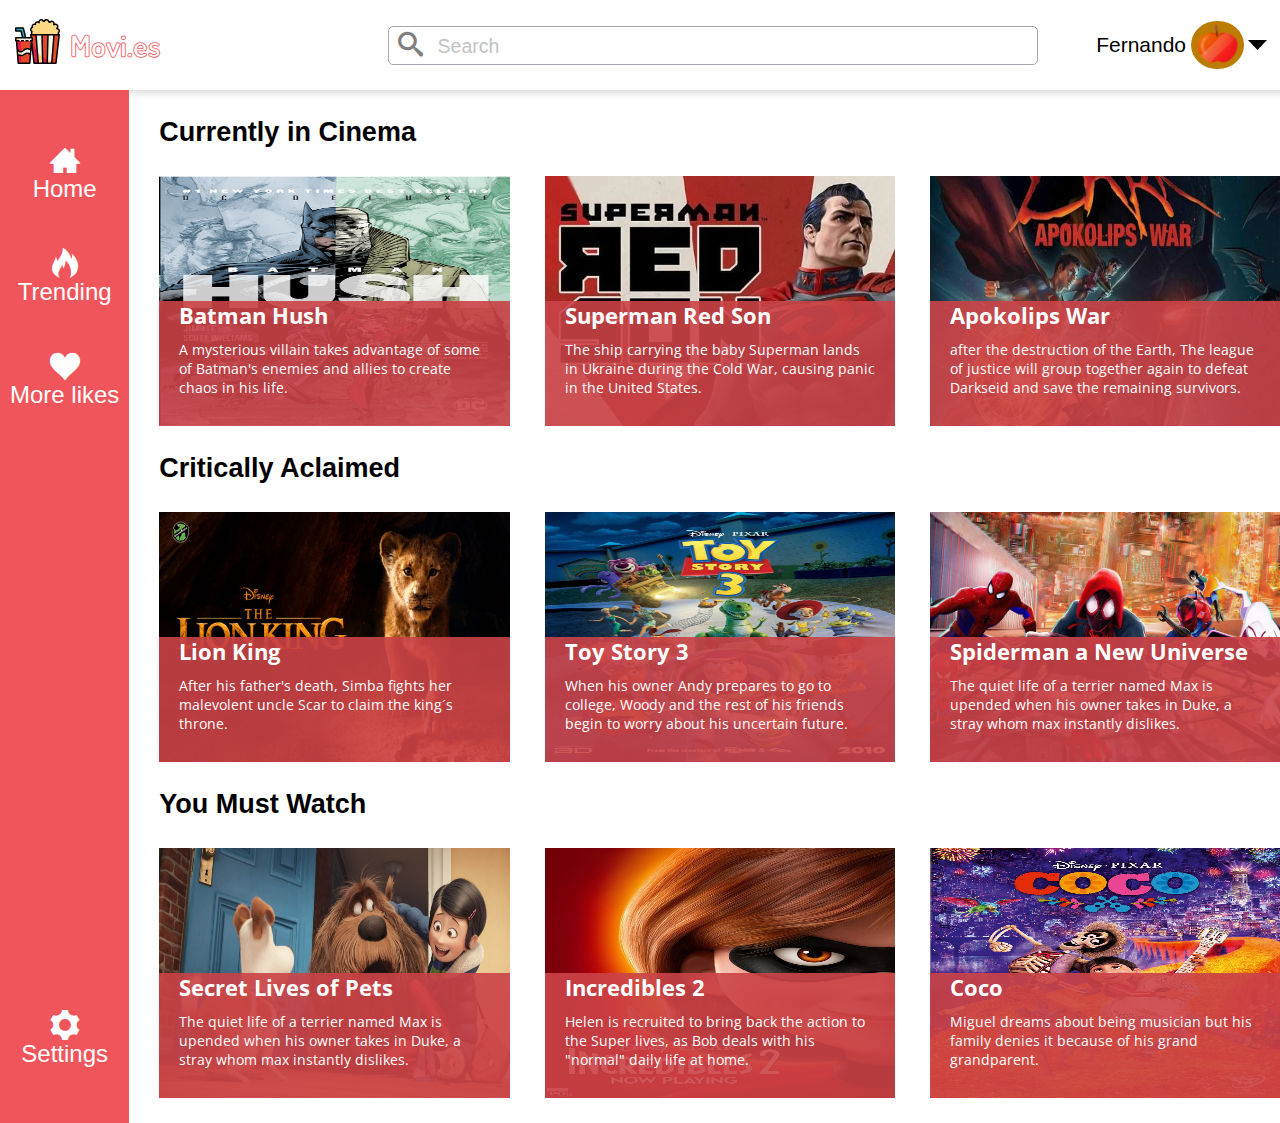
<file: index.html>
<!-- Iconos diseñados por <a href="https://www.flaticon.es/autores/pongsakornred" title="pongsakornRed">pongsakornRed</a> from <a href="https://www.flaticon.es/" title="Flaticon"> www.flaticon.es</a> -->
<!-- <div>Iconos diseñados por <a href="https://www.flaticon.es/autores/google" title="Google">Google</a> from <a href="https://www.flaticon.es/" title="Flaticon">www.flaticon.es</a></div> -->

<!DOCTYPE html>
<html lang="en">
<head>
    <meta charset="UTF-8">
    <meta name="viewport" content="width=device-width, initial-scale=1.0">
    <link href="https://fonts.googleapis.com/css2?family=Dosis:wght@300;400;600&display=swap" rel="stylesheet">
    <link href="https://fonts.googleapis.com/css2?family=Open+Sans:wght@300;400;600&display=swap" rel="stylesheet">
    <link rel="stylesheet" href="assets/fonts/icons/style.css" />
    <link rel="stylesheet" href="css/main.css">
    <title>Movi.es</title>
</head>
<body>
        <header>
            <div class="header-container">
   
                <div class="logo">
                    <img src="./assets/images/popcorn.svg" alt="">
                </div>
                <h2 class="title">Movi.es</h2>
                
                <div class="searcher">
                    <label for="search-bar" class="icon-search">
                    </label>
                    <input type="text" placeholder="Search" id="search-bar">

                    
                </div>
                  
                <div class="user">
                       <p>
                           Fernando
                       </p>
                       <img class="user-image" src="assets/images/apple.png" alt="Imagen de perfil">
                       <img class="user-settings" src="assets/images/keydown.svg" alt="user settings" />
                   </div>
            </div>
        </header>   
           
        <section class="content-section">
                
            <nav class="menu">
                <ul>
                    <li>
                        <a href="">
                            <span class="icon-home"></span>
                            <span>Home</span>
                        </a>
                    </li>
                    
                    <li>
                        <a href="">
                            <span class="icon-trending"></span>
                            <span>Trending</span>
                        </a>
                    </li>
                    
                    <li>
                        <a href="">
                            <span class="icon-heart"></span>
                            <span>More likes</span>
                        </a>
                    </li>
                    
                    <li>
                        <a href="" >
                            <span class="icon-settings"></span>
                            <span>Settings</span>
                        </a>
                    </li>
                </ul>
            </nav>

            <section class="content-list">
                <h3 class="section-title" > Currently in Cinema </h3>
                <div class="content-container">
                    <article class="content first">
                       
                        <img src="./assets/images/batman-hush.jpg" alt="Image Content">
                            
                        <div class="content-details">
                            <h2 class="content-title">Batman Hush</h2>
    
                            <p class="content-description">                               
                                A mysterious villain takes advantage of some of Batman's enemies and allies to create chaos in his life.
                            </p>
                            </div>
                           
                    </article>
                       
                    <article class="content second">
                        
                        <img src="./assets/images/superman-redson.jpg" alt="Image Content">
                            
                        <div class="content-details">
                            <h2 class="content-title">Superman Red Son</h2>
    
                            <p class="content-description">
                                The ship carrying the baby Superman lands in Ukraine during the Cold War, causing panic in the United States.
                            </p>
                        </div>
                           
                    </article>
                    
                    <article class="content third">
                        
                        <img src="./assets/images/Apokolips-war.jpg" alt="Image Content">
                            
                        <div class="content-details">
                            <h2 class="content-title">Apokolips War</h2>
    
                            <p class="content-description">
                                after the destruction of the Earth, The league of justice will group together again to defeat Darkseid and save the remaining survivors.
                            </p>
                        </div>
                           
                    </article>
                </div>
                
                <h3 class="section-title">Critically Aclaimed</h3>
                    
                 <div class="content-container">
                    <article class="content first">
                        
                        <img src="./assets/images/lion-king.jpg" alt="Image Content">
                            
                        <div class="content-details">
                            <h2 class="content-title">Lion King
                            </h2>
    
                            <p class="content-description">
                                After his father's death, Simba fights her malevolent uncle Scar to claim the king´s throne.
                            </p>
                        </div>
                           
                    </article>
                       
                    <article class="content second">
                        
                        <img src="./assets/images/toy-story3.jpg" alt="Image Content">
                            
                        <div class="content-details">
                            <h2 class="content-title">Toy Story 3</h2>
    
                            <p class="content-description">
                                When his owner Andy prepares to go to college, Woody and the rest of his friends begin to worry about his uncertain future.
                            </p>
                        </div>
                           
                    </article>
                        
                    <article class="content third">
                        
                        <img src="./assets/images/spiderman-new-universe.jpeg" alt="Image Content">
                            
                        <div class="content-details">
                            <h2 class="content-title">Spiderman a New Universe</h2>
    
                            <p class="content-description">
                                The quiet life of a terrier named Max is upended when his owner takes in Duke, a stray whom max instantly dislikes.
                            </p>
                        </div>
                           
                    </article>
                </div>
                
                <h3 class="section-title">You Must Watch
                </h3>
                <div class="content-container">
                    <article class="content first">
                            
                        <img src="./assets/images/The-Secret-Life-of-Pets-trailer.jpg" alt="Image Content">
                                
                        <div class="content-details">
                            <h2 class="content-title">Secret Lives of Pets</h2>
        
                                <p class="content-description">
                                    The quiet life of a terrier named Max is upended when his owner takes in Duke, a stray whom max instantly dislikes.
                                </p>
                        </div>
                               
                    </article>
                    
                    <article class="content second">
                            
                        <img src="./assets/images/incredibles-2.jpg" alt="Image Content">
                                
                        <div class="content-details">
                            <h2 class="content-title">Incredibles 2</h2>
        
                            <p class="content-description">
                                 Helen is recruited to bring back the action to the Super lives, as Bob deals with his "normal" daily life at home.
                            </p>
                        </div>
                               
                    </article>
                            
                    <article class="content third">
                            
                        <img src="./assets/images/coco.jpg" alt="Image Content">
                                
                            <div class="content-details">
                                <h2 class="content-title">Coco</h2>
        
                                <p class="content-description">
                                    Miguel dreams about being musician but his family denies it because of his grand grandparent.
                                </p>
                            </div>
                               
                    </article>
                </div>
                       
                    
            </div>
                    
            </section>
            
         </section>
       
</body>
</html>
</file>
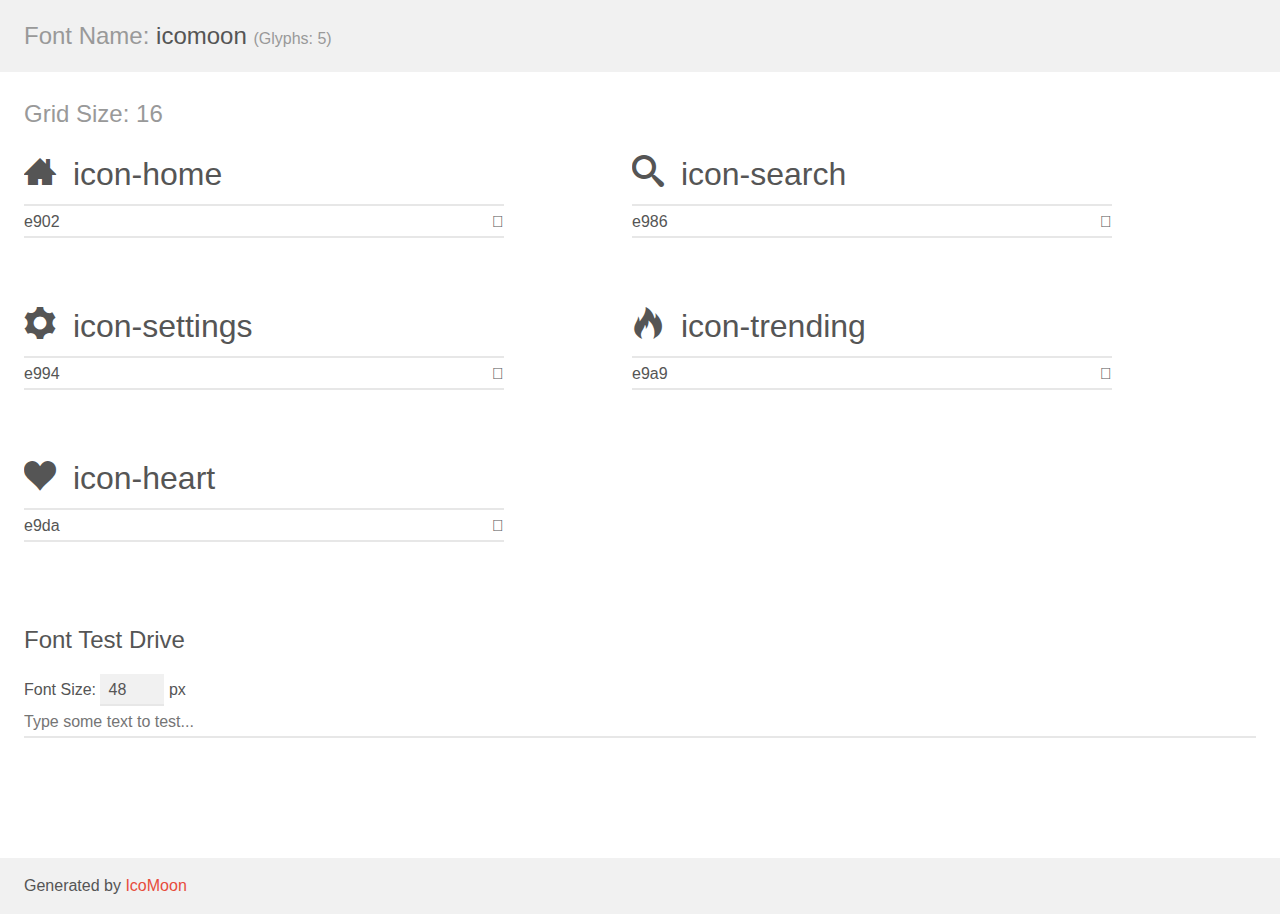
<file: assets/fonts/icons/demo.html>
<!doctype html>
<html>
<head>
    <meta charset="utf-8">
    <title>IcoMoon Demo</title>
    <meta name="description" content="An Icon Font Generated By IcoMoon.io">
    <meta name="viewport" content="width=device-width, initial-scale=1">
    <link rel="stylesheet" href="demo-files/demo.css">
    <link rel="stylesheet" href="style.css"></head>
<body>
    <div class="bgc1 clearfix">
        <h1 class="mhmm mvm"><span class="fgc1">Font Name:</span> icomoon <small class="fgc1">(Glyphs:&nbsp;5)</small></h1>
    </div>
    <div class="clearfix mhl ptl">
        <h1 class="mvm mtn fgc1">Grid Size: 16</h1>
        <div class="glyph fs1">
            <div class="clearfix bshadow0 pbs">
                <span class="icon-home"></span>
                <span class="mls"> icon-home</span>
            </div>
            <fieldset class="fs0 size1of1 clearfix hidden-false">
                <input type="text" readonly value="e902" class="unit size1of2" />
                <input type="text" maxlength="1" readonly value="&#xe902;" class="unitRight size1of2 talign-right" />
            </fieldset>
            <div class="fs0 bshadow0 clearfix hidden-true">
                <span class="unit pvs fgc1">liga: </span>
                <input type="text" readonly value="home3, house3" class="liga unitRight" />
            </div>
        </div>
        <div class="glyph fs1">
            <div class="clearfix bshadow0 pbs">
                <span class="icon-search"></span>
                <span class="mls"> icon-search</span>
            </div>
            <fieldset class="fs0 size1of1 clearfix hidden-false">
                <input type="text" readonly value="e986" class="unit size1of2" />
                <input type="text" maxlength="1" readonly value="&#xe986;" class="unitRight size1of2 talign-right" />
            </fieldset>
            <div class="fs0 bshadow0 clearfix hidden-true">
                <span class="unit pvs fgc1">liga: </span>
                <input type="text" readonly value="search, magnifier" class="liga unitRight" />
            </div>
        </div>
        <div class="glyph fs1">
            <div class="clearfix bshadow0 pbs">
                <span class="icon-settings"></span>
                <span class="mls"> icon-settings</span>
            </div>
            <fieldset class="fs0 size1of1 clearfix hidden-false">
                <input type="text" readonly value="e994" class="unit size1of2" />
                <input type="text" maxlength="1" readonly value="&#xe994;" class="unitRight size1of2 talign-right" />
            </fieldset>
            <div class="fs0 bshadow0 clearfix hidden-true">
                <span class="unit pvs fgc1">liga: </span>
                <input type="text" readonly value="cog, gear" class="liga unitRight" />
            </div>
        </div>
        <div class="glyph fs1">
            <div class="clearfix bshadow0 pbs">
                <span class="icon-trending"></span>
                <span class="mls"> icon-trending</span>
            </div>
            <fieldset class="fs0 size1of1 clearfix hidden-false">
                <input type="text" readonly value="e9a9" class="unit size1of2" />
                <input type="text" maxlength="1" readonly value="&#xe9a9;" class="unitRight size1of2 talign-right" />
            </fieldset>
            <div class="fs0 bshadow0 clearfix hidden-true">
                <span class="unit pvs fgc1">liga: </span>
                <input type="text" readonly value="fire, flame" class="liga unitRight" />
            </div>
        </div>
        <div class="glyph fs1">
            <div class="clearfix bshadow0 pbs">
                <span class="icon-heart"></span>
                <span class="mls"> icon-heart</span>
            </div>
            <fieldset class="fs0 size1of1 clearfix hidden-false">
                <input type="text" readonly value="e9da" class="unit size1of2" />
                <input type="text" maxlength="1" readonly value="&#xe9da;" class="unitRight size1of2 talign-right" />
            </fieldset>
            <div class="fs0 bshadow0 clearfix hidden-true">
                <span class="unit pvs fgc1">liga: </span>
                <input type="text" readonly value="heart, like" class="liga unitRight" />
            </div>
        </div>
    </div>

    <!--[if gt IE 8]><!-->
    <div class="mhl clearfix mbl">
        <h1>Font Test Drive</h1>
        <label>
            Font Size: <input id="fontSize" type="number" class="textbox0 mbm"
            min="8" value="48" />
            px
        </label>
        <input id="testText" type="text" class="phl size1of1 mvl"
        placeholder="Type some text to test..." value=""/>
        <div id="testDrive" class="icon-" style="font-family: icomoon">&nbsp;
        </div>
    </div>
    <!--<![endif]-->
    <div class="bgc1 clearfix">
        <p class="mhl">Generated by <a href="https://icomoon.io/app">IcoMoon</a></p>
    </div>

    <script src="demo-files/demo.js"></script>
</body>
</html>
</file>
<file: assets/fonts/icons/style.css>
@font-face {
  font-family: 'icomoon';
  src:  url('fonts/icomoon.eot?29tkh0');
  src:  url('fonts/icomoon.eot?29tkh0#iefix') format('embedded-opentype'),
    url('fonts/icomoon.ttf?29tkh0') format('truetype'),
    url('fonts/icomoon.woff?29tkh0') format('woff'),
    url('fonts/icomoon.svg?29tkh0#icomoon') format('svg');
  font-weight: normal;
  font-style: normal;
  font-display: block;
}

[class^="icon-"], [class*=" icon-"] {
  /* use !important to prevent issues with browser extensions that change fonts */
  font-family: 'icomoon' !important;
  speak: never;
  font-style: normal;
  font-weight: normal;
  font-variant: normal;
  text-transform: none;
  line-height: 1;

  /* Better Font Rendering =========== */
  -webkit-font-smoothing: antialiased;
  -moz-osx-font-smoothing: grayscale;
}

.icon-home:before {
  content: "\e902";
}
.icon-search:before {
  content: "\e986";
}
.icon-settings:before {
  content: "\e994";
}
.icon-trending:before {
  content: "\e9a9";
}
.icon-heart:before {
  content: "\e9da";
}
</file>
<file: css/main.css>
body{
    margin: 0;
}

header{
    font-size: 30px;
    font-family:Helvetica,Arial, sans-serif;
    height: 3em;
    width: 100%;
    padding: 0 .5em;
    display: grid;
    grid-template-columns:100%;
    box-shadow: -16px 4px 6px #E1E1E1;
}

.header-container{
    display: grid;
    grid-template-columns:auto auto .50fr 1.5fr .5fr;
    grid-template-areas:"badge title . searcher user" ;
    align-items: center;
}

header .logo img{
    width: 1.5em;
    grid-area: badge;
    margin-right:10px;

    cursor: pointer;
}

header .title{
    font-size:1em;
    font-family: 'Dosis';
    font-weight: bold;
    color: white;
    -webkit-text-stroke: .80px #f0555c;
    grid-area:title;
}

header .searcher{
    grid-area: searcher;
    margin-right: 30px;

    display: flex;
    align-items: center;
    font-size:30px;

}
header  .icon-search{
    color:gray ;
    font-size:.835em;
    position: absolute;
    margin:auto 0;
    padding-left: 10px;
    
    cursor:pointer;
}
header .searcher input{
    width: 100%;
    height: 2em;
    padding-left:2.5em;
    padding-top:3px;
    font-size:.65em;
    border:1px solid #a8a7af;
    border-radius:5px;
    box-sizing: border-box;
}
header .searcher input:focus{
    outline: none;
}
header .searcher input::placeholder{
    color: #c2c2c2;
    font-size: 100%;
}

header .user{
    grid-area: user;
    display: flex;
    align-items: center;
    justify-content: center;

}
header .user p{
    font-size:70%;
}
header .user-image{
    width: 1.75em;
    height: 1.50em;
    margin-left:5px;

    border-radius: 50% ;
    background:rgb(187, 124, .9);
    padding-bottom: 3.5px;

    cursor: pointer;
}

header .user-settings{
    width: .65em;
    margin-left: 4px;

    cursor: pointer;
}

.icon-home:hover{
    color:#397fa7;
}
.icon-trending:hover{
    color:#ffa34d;
}
.icon-heart:hover{
    color:#d84828;
}
.icon-settings:hover{
    color:#b9bcbe;
}


.content-section{
    display: grid;
    grid-template-columns: auto auto;
    grid-template-areas:"menu content";
    grid-gap:1em;


    font-size:30px;
}

.menu{
    grid-area:menu;
    display: grid;
    padding:10px;
    justify-content: center;
    background-color: #f0555c;

    position: relative;
}

.menu ul{
    padding:0;
    margin: 0;
    font-size:1em;
    font-family: Arial, Helvetica, sans-serif;
}

.menu li{
    list-style:none;
    margin: 1.5em auto;

    width: max-content;
}
.menu a{
    color: white;
    text-decoration: none;
    display: flex;
    flex-direction: column;
    align-items: center;
}
.menu a span:last-child{
    font-size: .80em;
    font-weight: 500;
}


.menu li:last-child{
    position: absolute;
    bottom:10px;
    right: 0;
    left: 0;
}

.content-list{
    grid-area:content;
}

.content-container{
    display: grid;
    grid-template-columns: 1fr 1fr 1fr;
    grid-template-rows:250px;
    grid-gap:35px;
}
.content-container:last-child{
    margin-bottom:25px;
}

.content{
    position: relative;
    height: 250px;
}

.content-list .section-title{
    font-size: .90em;
    font-family: 'Arial';
    cursor:pointer;

    border-bottom: 1px solid transparent;
}

.content-list .section-title:hover{
    transition: .35s;
    border-color: #e1e1e1;
}


.content img{
    width: 100%;
    height: 100%;
}

.content-details{
    font-size: .9rem;
    font-family: 'Open Sans';
    color: white;
    background-color:rgba(203,67,71,.9);
    padding: 0 20px;

    position: absolute;
    bottom: 0;
    top:50%;
}

.content-title,
.content-description{
    margin: 0;
}
.content-title{
    margin-bottom:10px;
}

/* 
// Responsive Design //
*/

@media screen and (max-width:1024px)
{
    header{
        font-size:24px;
    }
    header .searcher{
        font-size:24px;
    }

    .content-container{
        grid-template-columns: 1fr 1fr;
    }

    .section-title{
        text-align: center;
    }

    .content.third{
        grid-column-end: span 2;
        width: 75%;
        /* height: 100%; */
        margin: 0 auto;
    }

    .content.third .content-details{
        text-align: center;
        top:60%;
    }

    .user{
        font-size: .9em;
        margin-right: .5em;

    }
    .user .user-settings{
        display: none;
    }

}

@media screen and (max-width:768px)
{
    .menu ul{
        font-size:.75em;
    }

    .content-list .section-title{
        border-color: #e1e1e1;
    }
}

@media screen and (max-width:640px){
    .content{
        grid-column-end: span 2;
        width: 75%;
        margin: 0 auto; 
    }

    .content.third .content-details{
        top: 50%;
        text-align: left;
    }
    
}

@media screen and (max-width:480px)
{
    .menu ul{
        font-size:.67em;
    }


    .container{
        grid-auto-rows: 420vh;
    }

    .content{
        margin: 0;
        width: 100%;
    }
    .content.third{
        margin: 0;
        width: inherit;
        /* height: 100%; */
    }
    .content.third .content-details{
        top: 50%;
    }
}

@media screen and (max-width:360px)
{
    .content-details{
        font-size:.8rem;
    }

    .header-container{
        grid-template-areas: "bagde title searcher searcher user";
    }

    .header-container .searcher{
        margin: 0 10px;
    }

    .content-details{
        width: 100%;
        top: 70%;
        padding: 0;
        text-align:center
    }
    .content.third .content-details{
        top: 70%;
        text-align: center;
    }
    .content-details .content-title{
        margin: 5%;
    }
    .content-details .content-description{
        display: none;
    }

}
</file>
<file: assets/fonts/icons/demo-files/demo.css>
body {
  padding: 0;
  margin: 0;
  font-family: sans-serif;
  font-size: 1em;
  line-height: 1.5;
  color: #555;
  background: #fff;
}
h1 {
  font-size: 1.5em;
  font-weight: normal;
}
small {
  font-size: .66666667em;
}
a {
  color: #e74c3c;
  text-decoration: none;
}
a:hover, a:focus {
  box-shadow: 0 1px #e74c3c;
}
.bshadow0, input {
  box-shadow: inset 0 -2px #e7e7e7;
}
input:hover {
  box-shadow: inset 0 -2px #ccc;
}
input, fieldset {
  font-family: sans-serif;
  font-size: 1em;
  margin: 0;
  padding: 0;
  border: 0;
}
input {
  color: inherit;
  line-height: 1.5;
  height: 1.5em;
  padding: .25em 0;
}
input:focus {
  outline: none;
  box-shadow: inset 0 -2px #449fdb;
}
.glyph {
  font-size: 16px;
  width: 15em;
  padding-bottom: 1em;
  margin-right: 4em;
  margin-bottom: 1em;
  float: left;
  overflow: hidden;
}
.liga {
  width: 80%;
  width: calc(100% - 2.5em);
}
.talign-right {
  text-align: right;
}
.talign-center {
  text-align: center;
}
.bgc1 {
  background: #f1f1f1;
}
.fgc1 {
  color: #999;
}
.fgc0 {
  color: #000;
}
p {
  margin-top: 1em;
  margin-bottom: 1em;
}
.mvm {
  margin-top: .75em;
  margin-bottom: .75em;
}
.mtn {
  margin-top: 0;
}
.mtl, .mal {
  margin-top: 1.5em;
}
.mbl, .mal {
  margin-bottom: 1.5em;
}
.mal, .mhl {
  margin-left: 1.5em;
  margin-right: 1.5em;
}
.mhmm {
  margin-left: 1em;
  margin-right: 1em;
}
.mls {
  margin-left: .25em;
}
.ptl {
  padding-top: 1.5em;
}
.pbs, .pvs {
  padding-bottom: .25em;
}
.pvs, .pts {
  padding-top: .25em;
}
.unit {
  float: left;
}
.unitRight {
  float: right;
}
.size1of2 {
  width: 50%;
}
.size1of1 {
  width: 100%;
}
.clearfix:before, .clearfix:after {
  content: " ";
  display: table;
}
.clearfix:after {
  clear: both;
}
.hidden-true {
  display: none;
}
.textbox0 {
  width: 3em;
  background: #f1f1f1;
  padding: .25em .5em;
  line-height: 1.5;
  height: 1.5em;
}
#testDrive {
  display: block;
  padding-top: 24px;
  line-height: 1.5;
}
.fs0 {
  font-size: 16px;
}
.fs1 {
  font-size: 32px;
}
</file>
